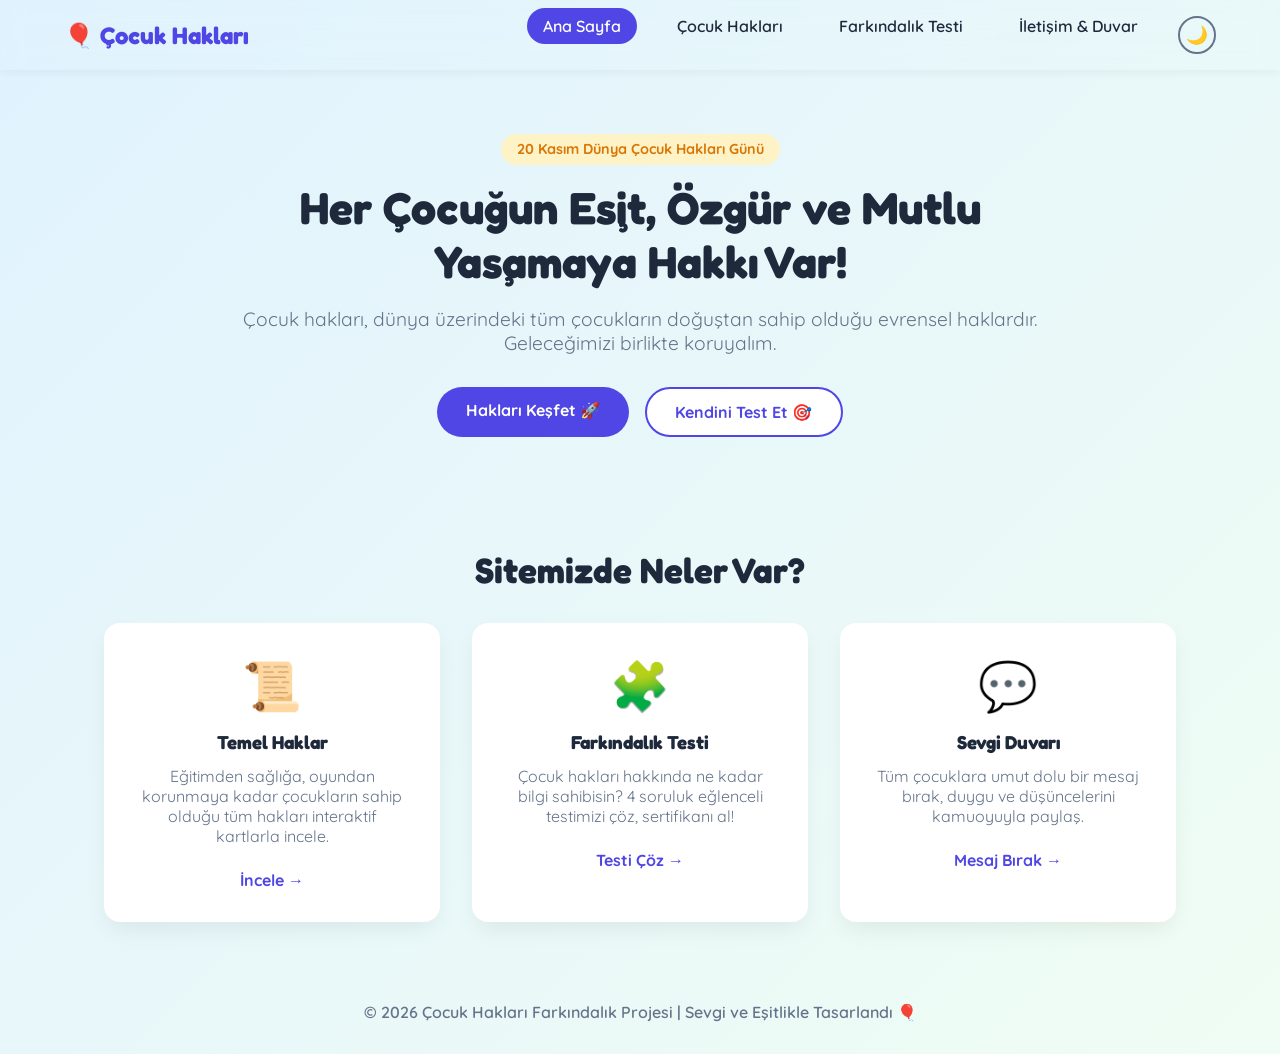
<file: Ödev/index.html>
<!DOCTYPE html>
<html lang="tr">
<head>
  <meta charset="UTF-8">
  <meta name="viewport" content="width=device-width, initial-scale=1.0">
  <title>Çocuk Hakları Günü - Ana Sayfa</title>
  <link rel="preconnect" href="https://fonts.googleapis.com">
  <link rel="preconnect" href="https://fonts.gstatic.com" crossorigin>
  <link href="https://fonts.googleapis.com/css2?family=Fredoka:wght@400;600;700&family=Quicksand:wght@500;600;700&display=swap" rel="stylesheet">
  <link rel="stylesheet" href="style.css">
</head>
<body>

 
  <div id="page-loader" class="page-loader"></div>

 
  <nav class="navbar">
    <div class="logo">
      <a href="index.html">🎈 Çocuk Hakları</a>
    </div>
    <ul class="nav-links">
      <li><a href="index.html" class="active">Ana Sayfa</a></li>
      <li><a href="haklar.html">Çocuk Hakları</a></li>
      <li><a href="test.html">Farkındalık Testi</a></li>
      <li><a href="iletisim.html">İletişim & Duvar</a></li>
      <li><button id="theme-toggle" class="theme-btn" title="Temayı Değiştir">🌙</button></li>
    </ul>
  </nav>

  
  <header class="hero">
    <div class="hero-content">
      <span class="tag">20 Kasım Dünya Çocuk Hakları Günü</span>
      <h1>Her Çocuğun Eşit, Özgür ve Mutlu Yaşamaya Hakkı Var!</h1>
      <p>Çocuk hakları, dünya üzerindeki tüm çocukların doğuştan sahip olduğu evrensel haklardır. Geleceğimizi birlikte koruyalım.</p>
      <div class="hero-buttons">
        <a href="haklar.html" class="btn btn-primary">Hakları Keşfet 🚀</a>
        <a href="test.html" class="btn btn-secondary">Kendini Test Et 🎯</a>
      </div>
    </div>
  </header>

  
  <section class="features">
    <h2>Sitemizde Neler Var?</h2>
    <div class="card-grid">
      <div class="feature-card">
        <div class="icon">📜</div>
        <h3>Temel Haklar</h3>
        <p>Eğitimden sağlığa, oyundan korunmaya kadar çocukların sahip olduğu tüm hakları interaktif kartlarla incele.</p>
        <a href="haklar.html" class="card-link">İncele &rarr;</a>
      </div>

      <div class="feature-card">
        <div class="icon">🧩</div>
        <h3>Farkındalık Testi</h3>
        <p>Çocuk hakları hakkında ne kadar bilgi sahibisin? 4 soruluk eğlenceli testimizi çöz, sertifikanı al!</p>
        <a href="test.html" class="card-link">Testi Çöz &rarr;</a>
      </div>

      <div class="feature-card">
        <div class="icon">💬</div>
        <h3>Sevgi Duvarı</h3>
        <p>Tüm çocuklara umut dolu bir mesaj bırak, duygu ve düşüncelerini kamuoyuyla paylaş.</p>
        <a href="iletisim.html" class="card-link">Mesaj Bırak &rarr;</a>
      </div>
    </div>
  </section>

  <footer>
    <p>© 2026 Çocuk Hakları Farkındalık Projesi | Sevgi ve Eşitlikle Tasarlandı 🎈</p>
  </footer>

  <script src="script.js"></script>
</body>
</html>
</file>
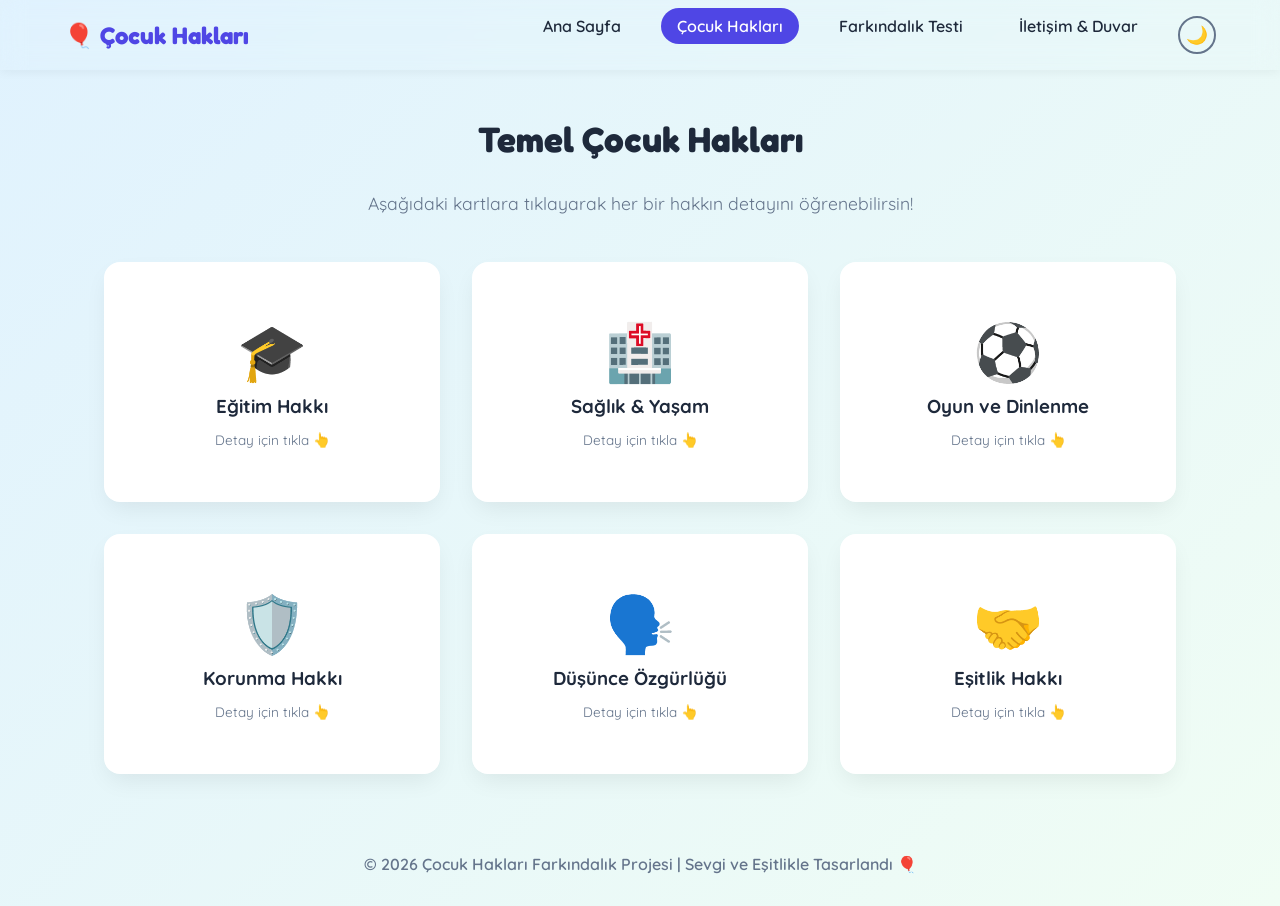
<file: Ödev/haklar.html>
<!DOCTYPE html>
<html lang="tr">
<head>
  <meta charset="UTF-8">
  <meta name="viewport" content="width=device-width, initial-scale=1.0">
  <title>Çocuk Hakları - Temel Haklar</title>
  <link rel="preconnect" href="https://fonts.googleapis.com">
  <link rel="preconnect" href="https://fonts.gstatic.com" crossorigin>
  <link href="https://fonts.googleapis.com/css2?family=Fredoka:wght@400;600;700&family=Quicksand:wght@500;600;700&display=swap" rel="stylesheet">
  <link rel="stylesheet" href="style.css">
</head>
<body>

  <div id="page-loader" class="page-loader"></div>

  <nav class="navbar">
    <div class="logo">
      <a href="index.html">🎈 Çocuk Hakları</a>
    </div>
    <ul class="nav-links">
      <li><a href="index.html">Ana Sayfa</a></li>
      <li><a href="haklar.html" class="active">Çocuk Hakları</a></li>
      <li><a href="test.html">Farkındalık Testi</a></li>
      <li><a href="iletisim.html">İletişim & Duvar</a></li>
      <li><button id="theme-toggle" class="theme-btn" title="Temayı Değiştir">🌙</button></li>
    </ul>
  </nav>

  <main class="container">
    <div class="page-header">
      <h1>Temel Çocuk Hakları</h1>
      <p>Aşağıdaki kartlara tıklayarak her bir hakkın detayını öğrenebilirsin!</p>
    </div>

    <div class="flip-grid">
      <div class="flip-card">
        <div class="flip-card-inner">
          <div class="flip-card-front">
            <span class="card-icon">🎓</span>
            <h3>Eğitim Hakkı</h3>
            <span class="hint">Detay için tıkla 👆</span>
          </div>
          <div class="flip-card-back">
            <h3>Eğitim Hakkı</h3>
            <p>Her çocuk parasız, kaliteli ve eşit şartlarda eğitim alma hakkına sahiptir. Kimse eğitimden mahrum bırakılamaz.</p>
          </div>
        </div>
      </div>

      <div class="flip-card">
        <div class="flip-card-inner">
          <div class="flip-card-front">
            <span class="card-icon">🏥</span>
            <h3>Sağlık & Yaşam</h3>
            <span class="hint">Detay için tıkla 👆</span>
          </div>
          <div class="flip-card-back">
            <h3>Sağlık & Yaşam</h3>
            <p>Her çocuk sağlıklı bir ortamda yaşama, tıbbi bakım alma ve beslenme hakkına sahiptir.</p>
          </div>
        </div>
      </div>

      <div class="flip-card">
        <div class="flip-card-inner">
          <div class="flip-card-front">
            <span class="card-icon">⚽</span>
            <h3>Oyun ve Dinlenme</h3>
            <span class="hint">Detay için tıkla 👆</span>
          </div>
          <div class="flip-card-back">
            <h3>Oyun ve Dinlenme</h3>
            <p>Oyun oynamak çocukların en doğal hakkıdır! Her çocuk dinlenme, eğlenme ve sanatsal faaliyetlere katılma hakkına sahiptir.</p>
          </div>
        </div>
      </div>

      <div class="flip-card">
        <div class="flip-card-inner">
          <div class="flip-card-front">
            <span class="card-icon">🛡️</span>
            <h3>Korunma Hakkı</h3>
            <span class="hint">Detay için tıkla 👆</span>
          </div>
          <div class="flip-card-back">
            <h3>Korunma Hakkı</h3>
            <p>Çocuklar her türlü şiddet, istismar, ihmal ve tehlikeli işlerde çalıştırılmaya karşı korunmalıdır.</p>
          </div>
        </div>
      </div>

      <div class="flip-card">
        <div class="flip-card-inner">
          <div class="flip-card-front">
            <span class="card-icon">🗣️</span>
            <h3>Düşünce Özgürlüğü</h3>
            <span class="hint">Detay için tıkla 👆</span>
          </div>
          <div class="flip-card-back">
            <h3>Düşünce Özgürlüğü</h3>
            <p>Çocuklar kendi görüşlerini özgürce ifade etme ve kendilerini ilgilendiren kararlarda söz sahibi olma hakkına sahiptir.</p>
          </div>
        </div>
      </div>

      <div class="flip-card">
        <div class="flip-card-inner">
          <div class="flip-card-front">
            <span class="card-icon">🤝</span>
            <h3>Eşitlik Hakkı</h3>
            <span class="hint">Detay için tıkla 👆</span>
          </div>
          <div class="flip-card-back">
            <h3>Eşitlik Hakkı</h3>
            <p>Irk, cinsiyet, dil, din veya engel durumuna bakılmaksızın tüm çocuklar tamamen eşit haklara sahiptir.</p>
          </div>
        </div>
      </div>
    </div>
  </main>

  <footer>
    <p>© 2026 Çocuk Hakları Farkındalık Projesi | Sevgi ve Eşitlikle Tasarlandı 🎈</p>
  </footer>

  <script src="script.js"></script>
</body>
</html>
</file>
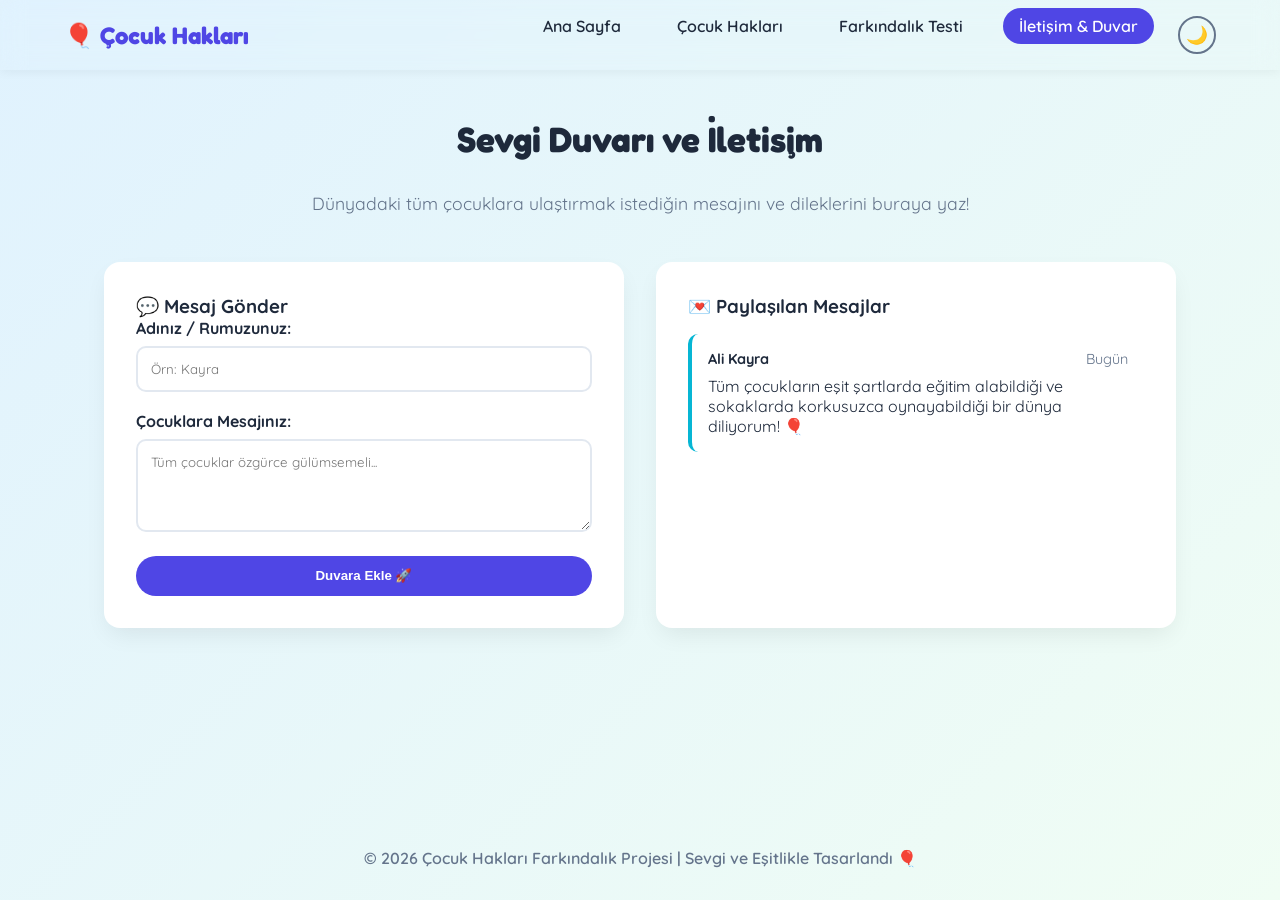
<file: Ödev/iletisim.html>
<!DOCTYPE html>
<html lang="tr">
<head>
  <meta charset="UTF-8">
  <meta name="viewport" content="width=device-width, initial-scale=1.0">
  <title>Çocuk Hakları - İletişim & Sevgi Duvarı</title>
  <link rel="preconnect" href="https://fonts.googleapis.com">
  <link rel="preconnect" href="https://fonts.gstatic.com" crossorigin>
  <link href="https://fonts.googleapis.com/css2?family=Fredoka:wght@400;600;700&family=Quicksand:wght@500;600;700&display=swap" rel="stylesheet">
  <link rel="stylesheet" href="style.css">
</head>
<body>

  <div id="page-loader" class="page-loader"></div>

  <nav class="navbar">
    <div class="logo">
      <a href="index.html">🎈 Çocuk Hakları</a>
    </div>
    <ul class="nav-links">
      <li><a href="index.html">Ana Sayfa</a></li>
      <li><a href="haklar.html">Çocuk Hakları</a></li>
      <li><a href="test.html">Farkındalık Testi</a></li>
      <li><a href="iletisim.html" class="active">İletişim & Duvar</a></li>
      <li><button id="theme-toggle" class="theme-btn" title="Temayı Değiştir">🌙</button></li>
    </ul>
  </nav>

  <main class="container">
    <div class="page-header">
      <h1>Sevgi Duvarı ve İletişim</h1>
      <p>Dünyadaki tüm çocuklara ulaştırmak istediğin mesajını ve dileklerini buraya yaz!</p>
    </div>

    <div class="wall-layout">
      <div class="form-card">
        <h3>💬 Mesaj Gönder</h3>
        <form id="message-form">
          <div class="form-group">
            <label for="author">Adınız / Rumuzunuz:</label>
            <input type="text" id="author" placeholder="Örn: Kayra" required>
          </div>
          <div class="form-group">
            <label for="message">Çocuklara Mesajınız:</label>
            <textarea id="message" rows="4" placeholder="Tüm çocuklar özgürce gülümsemeli..." required></textarea>
          </div>
          <button type="submit" class="btn btn-primary" style="width: 100%;">Duvara Ekle 🚀</button>
        </form>
      </div>

      <div class="wall-card">
        <h3>💌 Paylaşılan Mesajlar</h3>
        <div id="wall-messages" class="messages-list">
          <div class="message-item">
            <div class="msg-header">
              <strong>Ali Kayra</strong>
              <span class="msg-date">Bugün</span>
            </div>
            <p>Tüm çocukların eşit şartlarda eğitim alabildiği ve sokaklarda korkusuzca oynayabildiği bir dünya diliyorum! 🎈</p>
          </div>
        </div>
      </div>
    </div>
  </main>

  <footer>
    <p>© 2026 Çocuk Hakları Farkındalık Projesi | Sevgi ve Eşitlikle Tasarlandı 🎈</p>
  </footer>

  <script src="script.js"></script>
</body>
</html>
</file>
<file: Ödev/style.css>
:root {
  --primary: #4f46e5;
  --secondary: #06b6d4;
  --accent: #f59e0b;
  --pink: #ec4899;
  --bg-gradient: linear-gradient(135deg, #e0f2fe 0%, #f0fdf4 100%);
  --text-dark: #1e293b;
  --text-light: #64748b;
  --white: #ffffff;
  --shadow: 0 10px 25px -5px rgba(0, 0, 0, 0.08);
  --shadow-hover: 0 20px 30px -10px rgba(0, 0, 0, 0.15);
  --radius: 16px;
}

body.dark-theme {
  --bg-gradient: linear-gradient(135deg, #0f172a 0%, #1e1b4b 100%);
  --text-dark: #f1f5f9;
  --text-light: #94a3b8;
  --white: #1e293b;
  --navbar-bg: rgba(15, 23, 42, 0.85);
  --shadow: 0 10px 25px -5px rgba(0, 0, 0, 0.4);
  --shadow-hover: 0 20px 30px -10px rgba(0, 0, 0, 0.6);
  --footer-bg: rgba(15, 23, 42, 0.85);
  --mgs-bg: #010711;
}

* {
  box-sizing: border-box;
  margin: 0;
  padding: 0;
}

body {
  font-family: 'Quicksand', sans-serif;
  background: var(--bg-gradient);
  color: var(--text-dark);
  min-height: 100vh;
  display: flex;
  flex-direction: column;
  overflow-x: hidden;
  opacity: 1;
  transition: opacity 0.15s ease-in-out;
}

body.fade-out {
  opacity: 0.3;
}


.page-loader {
  position: fixed;
  top: 0;
  left: 0;
  height: 4px;
  width: 0%;
  background: linear-gradient(90deg, var(--accent), var(--pink), var(--primary));
  z-index: 9999;
  transition: width 0.2s ease-in-out;
}


.navbar {
  display: flex;
  justify-content: space-between;
  align-items: center;
  padding: 1rem 5%;
  background: var(--navbar-bg);
  backdrop-filter: blur(12px);
  box-shadow: 0 2px 10px rgba(0,0,0,0.05);
  position: sticky;
  top: 0;
  z-index: 1000;
}

.logo a {
  font-family: 'Fredoka', sans-serif;
  font-size: 1.5rem;
  font-weight: 700;
  color: var(--primary);
  text-decoration: none;
}

.nav-links {
  display: flex;
  list-style: none;
  gap: 1.5rem;
}

.nav-links a {
  text-decoration: none;
  color: var(--text-dark);
  font-weight: 600;
  padding: 0.5rem 1rem;
  border-radius: 20px;
  transition: all 0.2s ease;
}

.nav-links a:hover, .nav-links a.active {
  background: var(--primary);
  color: var(--white);
}


.hero {
  padding: 4rem 5%;
  text-align: center;
  display: flex;
  justify-content: center;
  align-items: center;
}

.hero-content {
  max-width: 800px;
}

.tag {
  background: #fef3c7;
  color: #d97706;
  padding: 0.4rem 1rem;
  border-radius: 50px;
  font-weight: 700;
  font-size: 0.9rem;
  display: inline-block;
  margin-bottom: 1rem;
}

.hero h1 {
  font-family: 'Fredoka', sans-serif;
  font-size: 2.8rem;
  color: var(--text-dark);
  margin-bottom: 1.2rem;
  line-height: 1.2;
}

.hero p {
  font-size: 1.2rem;
  color: var(--text-light);
  margin-bottom: 2rem;
}

.hero-buttons {
  display: flex;
  gap: 1rem;
  justify-content: center;
}

.btn {
  display: inline-block;
  padding: 0.8rem 1.8rem;
  border-radius: 50px;
  font-weight: 700;
  text-decoration: none;
  border: none;
  cursor: pointer;
  transition: transform 0.2s ease, box-shadow 0.2s ease;
}

.btn:hover {
  transform: translateY(-2px);
  box-shadow: var(--shadow-hover);
}

.btn-primary {
  background: var(--primary);
  color: var(--white);
}

.btn-secondary {
  background: var(--white);
  color: var(--primary);
  border: 2px solid var(--primary);
}


.features, .container {
  padding: 3rem 5%;
  max-width: 1200px;
  margin: 0 auto;
  width: 100%;
}

.features h2, .page-header h1 {
  font-family: 'Fredoka', sans-serif;
  text-align: center;
  font-size: 2.2rem;
  margin-bottom: 2rem;
}

.page-header {
  text-align: center;
  margin-bottom: 3rem;
}

.page-header p {
  color: var(--text-light);
  font-size: 1.1rem;
}

.card-grid {
  display: grid;
  grid-template-columns: repeat(auto-fit, minmax(280px, 1fr));
  gap: 2rem;
}

.feature-card {
  background: var(--white);
  padding: 2rem;
  border-radius: var(--radius);
  box-shadow: var(--shadow);
  text-align: center;
  transition: transform 0.2s ease;
}

.feature-card:hover {
  transform: translateY(-5px);
}

.feature-card .icon {
  font-size: 3rem;
  margin-bottom: 1rem;
}

.feature-card h3 {
  font-family: 'Fredoka', sans-serif;
  margin-bottom: 0.8rem;
}

.feature-card p {
  color: var(--text-light);
  margin-bottom: 1.5rem;
}

.card-link {
  color: var(--primary);
  text-decoration: none;
  font-weight: 700;
}


.flip-grid {
  display: grid;
  grid-template-columns: repeat(auto-fit, minmax(300px, 1fr));
  gap: 2rem;
}

.flip-card {
  background-color: transparent;
  height: 240px;
  perspective: 1000px;
  cursor: pointer;
}

.flip-card-inner {
  position: relative;
  width: 100%;
  height: 100%;
  text-align: center;
  transition: transform 0.6s cubic-bezier(0.4, 0.2, 0.2, 1);
  transform-style: preserve-3d;
}

.flip-card.flipped .flip-card-inner {
  transform: rotateY(180deg);
}

.flip-card-front, .flip-card-back {
  position: absolute;
  width: 100%;
  height: 100%;
  -webkit-backface-visibility: hidden;
  backface-visibility: hidden;
  border-radius: var(--radius);
  padding: 1.5rem;
  display: flex;
  flex-direction: column;
  justify-content: center;
  align-items: center;
  box-shadow: var(--shadow);
}

.flip-card-front {
  background: var(--white);
  color: var(--text-dark);
}

.flip-card-front .card-icon {
  font-size: 3.5rem;
  margin-bottom: 0.5rem;
}

.flip-card-front .hint {
  font-size: 0.85rem;
  color: var(--text-light);
  margin-top: 0.8rem;
}

.flip-card-back {
  background: var(--primary);
  color: var(--white);
  transform: rotateY(180deg);
}

.flip-card-back p {
  font-size: 1rem;
  line-height: 1.5;
  margin-top: 0.5rem;
}


.quiz-box {
  background: var(--white);
  padding: 2.5rem;
  border-radius: var(--radius);
  box-shadow: var(--shadow);
  max-width: 700px;
  margin: 0 auto;
}

.quiz-progress-bar {
  background: #e2e8f0;
  height: 10px;
  border-radius: 10px;
  overflow: hidden;
  margin-bottom: 1rem;
}

.quiz-progress-fill {
  background: var(--primary);
  height: 100%;
  width: 25%;
  transition: width 0.3s ease;
}

.quiz-status {
  display: flex;
  justify-content: space-between;
  font-weight: 700;
  color: var(--text-light);
  margin-bottom: 1.5rem;
}

.options-grid {
  display: grid;
  gap: 1rem;
  margin-top: 1.5rem;
}

.option-btn {
  padding: 1rem;
  border: 2px solid #e2e8f0;
  border-radius: 12px;
  background: var(--white);
  font-size: 1rem;
  font-weight: 600;
  cursor: pointer;
  text-align: left;
  transition: all 0.2s ease;
}

.option-btn:hover {
  border-color: var(--primary);
  background: #f4f4ff;
}

.option-btn.correct {
  background: #dcfce7;
  border-color: #22c55e;
  color: #15803d;
}

.option-btn.wrong {
  background: #fee2e2;
  border-color: #ef4444;
  color: #b91c1c;
}

.result-card { text-align: center; }

.result-badge {
  background: #fef3c7;
  color: #d97706;
  padding: 0.4rem 1.2rem;
  border-radius: 20px;
  font-weight: 700;
}

.certificate {
  background: #f8fafc;
  border: 2px dashed var(--primary);
  padding: 1.5rem;
  border-radius: 12px;
  margin: 1.5rem 0;
}

.cert-title {
  font-family: 'Fredoka', sans-serif;
  font-weight: 700;
  color: var(--primary);
  margin-bottom: 0.5rem;
}


.wall-layout {
  display: grid;
  grid-template-columns: 1fr 1fr;
  gap: 2rem;
}

@media (max-width: 768px) {
  .wall-layout { grid-template-columns: 1fr; }
}

.form-card, .wall-card {
  background: var(--white);
  padding: 2rem;
  border-radius: var(--radius);
  box-shadow: var(--shadow);
}

.form-group { margin-bottom: 1.2rem; }

.form-group label {
  display: block;
  font-weight: 700;
  margin-bottom: 0.5rem;
}

.form-group input, .form-group textarea {
  width: 100%;
  padding: 0.8rem;
  border: 2px solid #e2e8f0;
  border-radius: 10px;
  font-family: inherit;
}

.messages-list {
  display: flex;
  flex-direction: column;
  gap: 1rem;
  max-height: 400px;
  overflow-y: auto;
  margin-top: 1rem;
}

.message-item {
  background: var(--mgs-bg);
  padding: 1rem;
  border-radius: 10px;
  border-left: 4px solid var(--secondary);
}

.msg-header {
  display: flex;
  justify-content: space-between;
  margin-bottom: 0.5rem;
  font-size: 0.9rem;
}

.msg-date { color: var(--text-light); }
.hidden { display: none; }

footer {
  margin-top: auto;
  padding: 2rem;
  text-align: center;
  background: var(--footer-bg);
  color: var(--text-light);
  font-weight: 600;
}


.result-img-container {
  margin: 1.5rem 0;
  display: flex;
  justify-content: center;
}

.result-photo {
  width: 100%;
  max-width: 280px;
  height: 170px;
  object-fit: cover;
  border-radius: 14px;
  box-shadow: 0 8px 20px rgba(0, 0, 0, 0.12);
  border: 4px solid var(--white);
  transition: transform 0.3s ease;
}

.result-photo:hover {
  transform: scale(1.03);
}

.theme-btn {
  background: transparent;
  border: 2px solid var(--text-light);
  border-radius: 50%;
  width: 38px;
  height: 38px;
  display: flex;
  align-items: center;
  justify-content: center;
  cursor: pointer;
  font-size: 1.1rem;
  transition: all 0.2s ease;
}

.theme-btn:hover {
  border-color: var(--primary);
  transform: scale(1.05);
}
</file>
